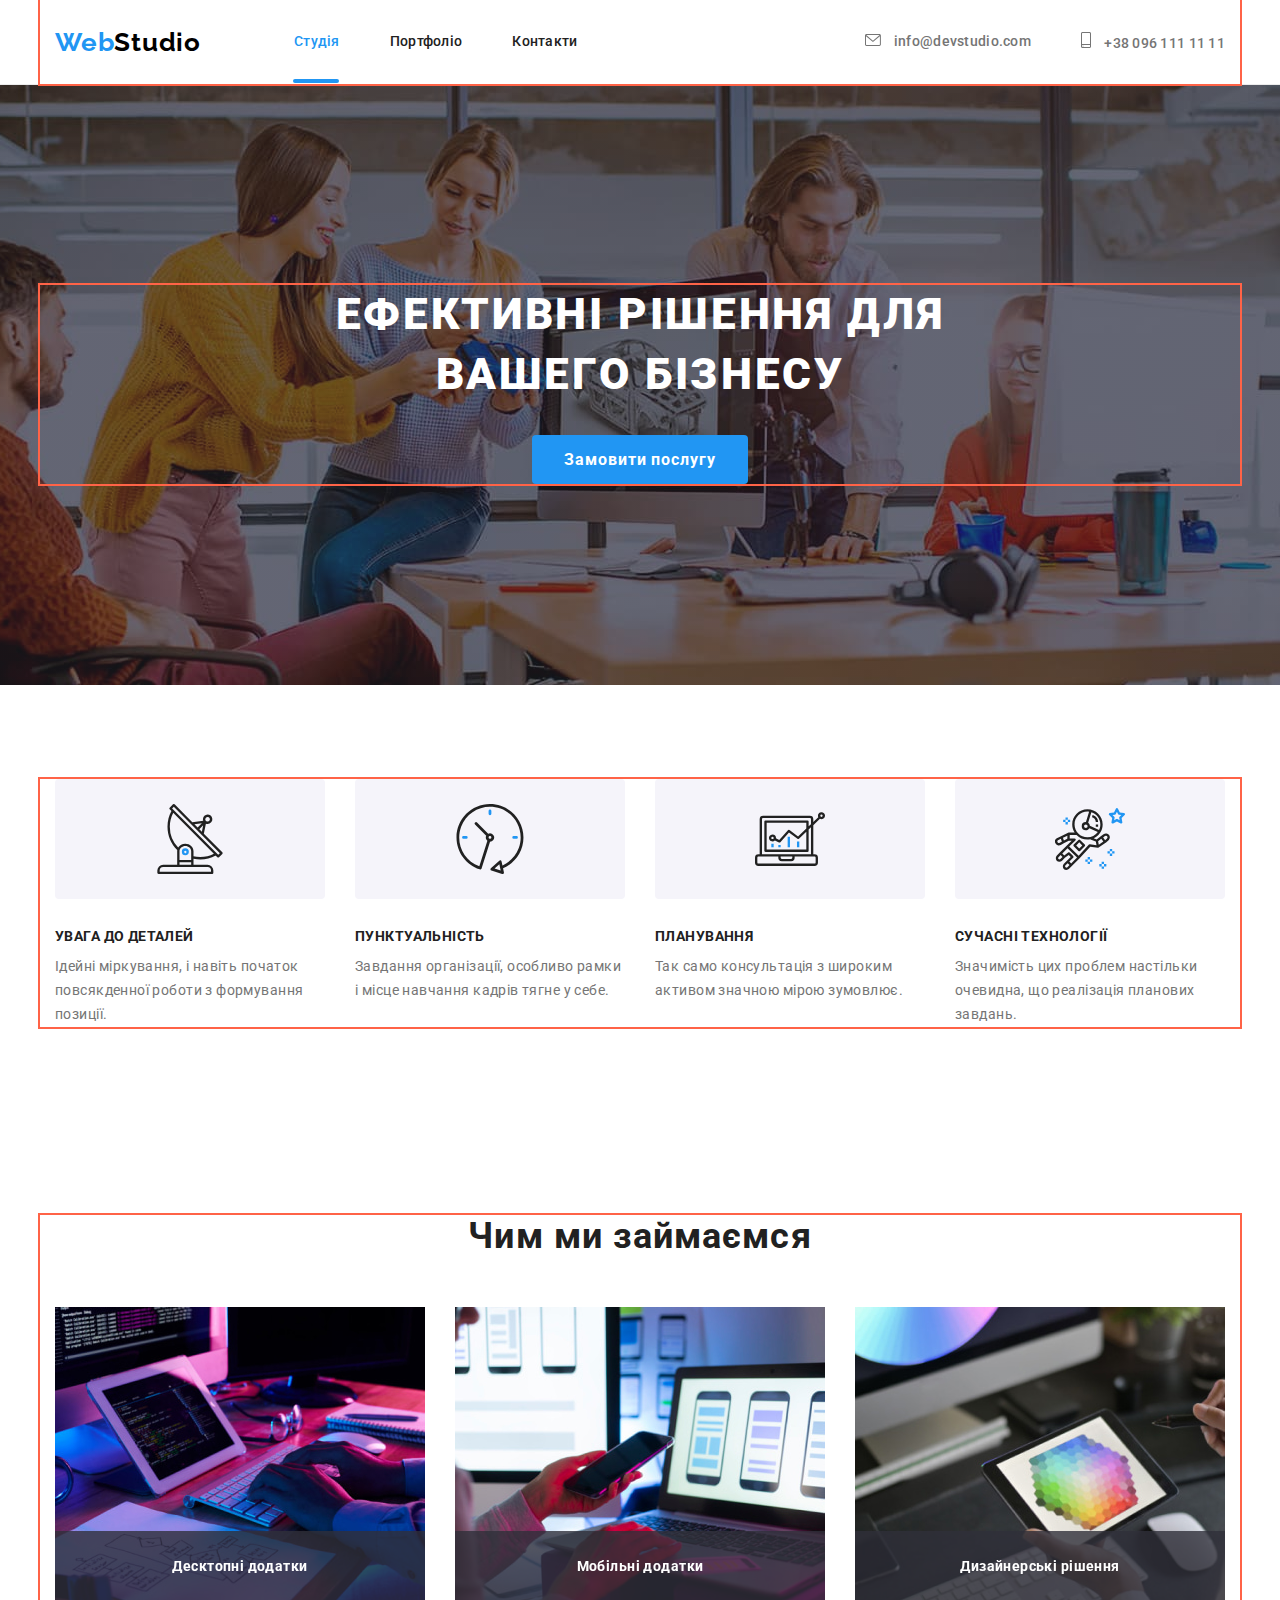
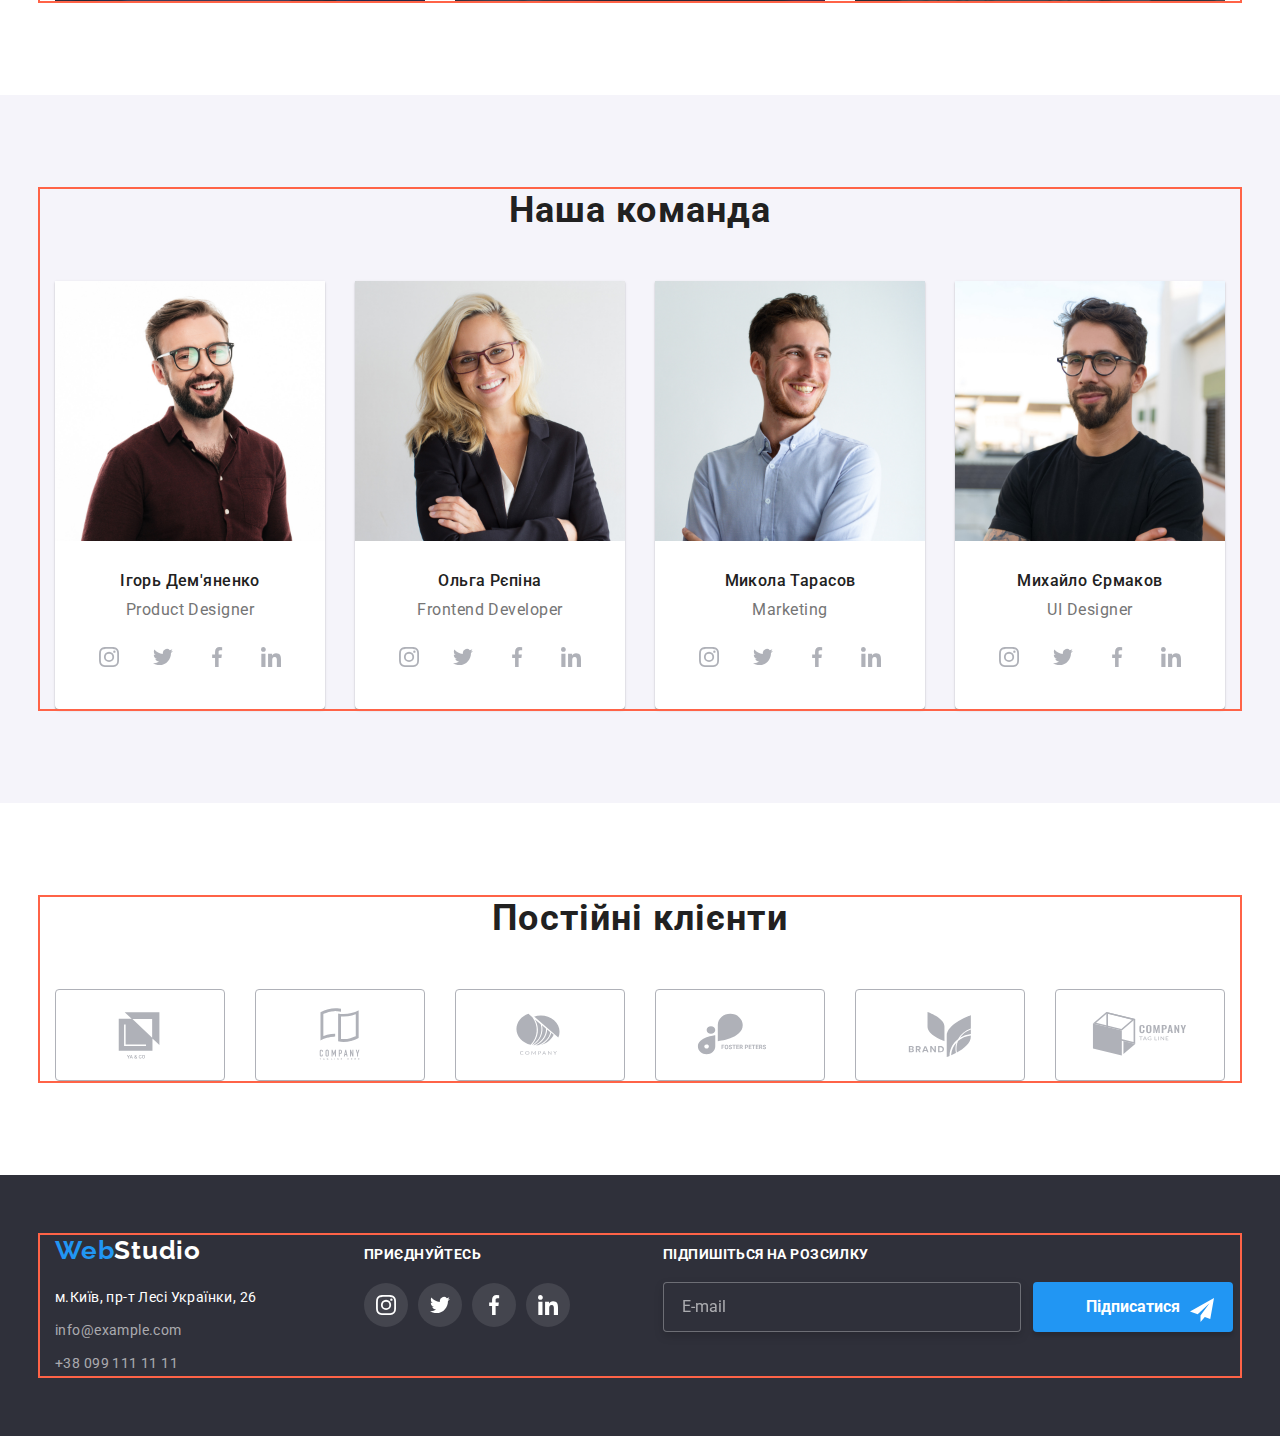
<file: index.html>
<!DOCTYPE html>
<html lang="uk">

<head>
    <meta charset="UTF-8">
    <meta http-equiv="X-UA-Compatible" content="IE=edge">
    <meta name="viewport" content="width=device-width, initial-scale=1.0">
    <title>Студія</title>
    <!--Основні шрифти-->
    <link rel="preconnect" href="https://fonts.googleapis.com">
    <link rel="preconnect" href="https://fonts.gstatic.com" crossorigin>
    <link
        href="https://fonts.googleapis.com/css2?family=Raleway:wght@700&family=Roboto:wght@400;500;700;900&display=swap"
        rel="stylesheet">
    <link rel="stylesheet"
        href="https://cdnjs.cloudflare.com/ajax/libs/modern-normalize/1.1.0/modern-normalize.min.css">
    <!--Основні стилі-->
    <link rel="stylesheet" href="./css/styles.css">
</head>

<body>
    <!--Навігація-->
    <header class="header">
        <div class="container header-container">
            <nav class="nav">
                <!-- <section class="nav-container"> -->
                <a href="/" class="logo">Web<span class="logo-light">Studio</span></a>
                <ul class="site-nav">
                    <li class="site-nav-item"><a class="current site-nav-link link" href="./index.html">Студія</a></li>
                    <li class="site-nav-item"><a class="site-nav-link link" href="./portfolio.html">Портфоліо</a></li>
                    <li class="site-nav-item"><a class="site-nav-link link" href="#">Контакти</a></li>
                </ul>
            </nav>
            <ul class="auth-nav">
                <li class="auth-nav-item">
                    <a class="auth-nav-link" href="mailto:info@example.com">
                        <svg aria-label="Іконка конверт" class="icon-mail" width="16" height="12">
                            <use href="./images/symbol-defs.svg#icon-envelopehoveropt"></use>
                        </svg>
                        info@devstudio.com</a>
                </li>
                <li class="auth-nav-item">
                    <a class="auth-nav-link" href="tel:+380991111111">
                        <svg aria-label="Іконка телефон" class="icon-tel" width="10" height="16">
                            <use href="./images/symbol-defs.svg#icon-smartphoneopt"></use>
                        </svg>
                        +38 096 111 11 11</a>
                </li>
            </ul>
        </div>
    </header>



    <main>
        <!--Герой-->
        <section class="hero">
            <div class="container hero-container">
                <h1 class="hero-title">Ефективні рішення для вашего бізнесу</h1>
                <!--Кнопка Замовити послугу-->
                <button class="hero-button" type="button" data-modal-open>Замовити послугу</button>
            </div>
        </section>

        <!--Секція переваг-->
        <section class="features section">
            <div class="container">
                <h2 hidden class="features-title">Переваги</h2>
                <ul class="features-list">
                    <li class="features-item icon-anten features-item--anten">
                        <div class="icon-features">
                            <svg aria-label="Іконка антена" class="icon-antenna" width="70" height="70">
                                <use href="./images/symbol-defs.svg#icon-antennaopt"></use>
                            </svg>
                        </div>
                        <h3 class="features-caption">Увага до деталей</h3>
                        <p class="features-text">Ідейні міркування, і навіть початок повсякденної роботи з формування
                            позиції.</p>
                    </li>
                    <li class="features-item icon-clock features-item--clock">
                        <div class="icon-features">
                            <svg aria-label="Іконка годинник" class="icon-clockopt" width="70" height="70">
                                <use href="./images/symbol-defs.svg#icon-clockopt"></use>
                            </svg>
                        </div>
                        <h3 class="features-caption">Пунктуальність</h3>
                        <p class="features-text">Завдання організації, особливо рамки і місце навчання кадрів тягне у
                            себе.</p>
                    </li>
                    <li class="features-item icon-diagram features-item--diagram">
                        <div class="icon-features">
                            <svg aria-label="Іконка діаграма" class="icon-diagramopt" width="70" height="70">
                                <use href="./images/symbol-defs.svg#icon-diagramopt"></use>
                            </svg>
                        </div>
                        <h3 class="features-caption">Планування</h3>
                        <p class="features-text">Так само консультація з широким активом значною мірою зумовлює.</p>
                    </li>
                    <li class="features-item icon-astornaut features-item--astornaut">
                        <div class="icon-features">
                            <svg aria-label="Іконка астронавт" class="icon-astronautopt" width="70" height="70">
                                <use href="./images/symbol-defs.svg#icon-astronautopt"></use>
                            </svg>
                        </div>
                        <h3 class="features-caption">Сучасні технології</h3>
                        <p class="features-text">Значимість цих проблем настільки очевидна, що реалізація планових
                            завдань.</p>
                    </li>
                </ul>
            </div>
        </section>

        <!--Секція Чим ми займаємся, три фото-->
        <section class="section job-section">
            <div class="container">
                <h2 class="job">Чим ми займаємся</h2>
                <ul class="job-img">
                    <li class="job-item">
                        <img src="./images/kod.jpg" alt="написання коду" width="370" height="294">
                        <p class="backdrop-job">Десктопні додатки</p>
                    </li>
                    <li class="job-item">
                        <img src="./images/adaptive.jpg" alt="адаптивна верстка" width="370" height="294">
                        <p class="backdrop-job">Мобільні додатки</p>
                    </li>
                    <li class="job-item">
                        <img src="./images/pixel.jpg" alt="оптимізація зображень" width="370" height="294">
                        <p class="backdrop-job">Дизайнерські рішення</p>
                    </li>
                </ul>
            </div>
        </section>
        <!--Секція а команда-->
        <section class="people section">
            <div class="container">
                <h2 class="people-title">Наша команда</h2>
                <ul class="people-list">
                    <li class="people-item">
                        <div class="card">
                            <img src="./images/photo1.jpg" alt="здесь мы хотели показать вам фото Игоря Демьяненко"
                                width="270" height="260">
                            <div class="fio-post">
                                <h3 class="fio">Ігорь Дем'яненко</h3>
                                <p class="post">Product Designer</p>
                                <ul class="social-list">
                                    <li class="social-list-item">
                                        <a href="" class="social-list-link">
                                            <svg aria-label="іконка інстаграму" class="social-list-icon" width="20"
                                                height="20">
                                                <use href="./images/symbol-defs.svg#icon-instaopt"></use>
                                            </svg>
                                        </a>
                                    </li>
                                    <li class="social-list-item">
                                        <a href="" class="social-list-link">
                                            <svg aria-label="іконка твітеру" class="social-list-icon" width="20"
                                                height="20">
                                                <use href="./images/symbol-defs.svg#icon-twitteropt"></use>
                                            </svg>
                                        </a>
                                    </li>
                                    <li class="social-list-item">
                                        <a href="" class="social-list-link">
                                            <svg aria-label="іконка фейсбуку" class="social-list-icon" width="20"
                                                height="20">
                                                <use href="./images/symbol-defs.svg#icon-facebookopt"></use>
                                            </svg>
                                        </a>
                                    </li>
                                    <li class="social-list-item">
                                        <a href="" class="social-list-link">
                                            <svg aria-label="іконка лінкедіну" class="social-list-icon" width="20"
                                                height="20">
                                                <use href="./images/symbol-defs.svg#icon-linkedinopt"></use>
                                            </svg>
                                        </a>
                                    </li>
                                </ul>
                            </div>
                        </div>
                    </li>
                    <li class="people-item">
                        <div class="card">
                            <img src="./images/photo2.jpg" alt="здесь мы хотели показать вам фото Ольги Репиной"
                                width="270" height="260">
                            <div class="fio-post">
                                <h3 class="fio">Ольга Рєпіна</h3>
                                <p class="post">Frontend Developer</p>
                                <ul class="social-list">
                                    <li class="social-list-item">
                                        <a href="" class="social-list-link">
                                            <svg aria-label="іконка інстаграму" class="social-list-icon" width="20"
                                                height="20">
                                                <use href="./images/symbol-defs.svg#icon-instaopt"></use>
                                            </svg>
                                        </a>
                                    </li>
                                    <li class="social-list-item">
                                        <a href="" class="social-list-link">
                                            <svg aria-label="іконка твітеру" class="social-list-icon" width="20"
                                                height="20">
                                                <use href="./images/symbol-defs.svg#icon-twitteropt"></use>
                                            </svg>
                                        </a>
                                    </li>
                                    <li class="social-list-item">
                                        <a href="" class="social-list-link">
                                            <svg aria-label="іконка фейсбуку" class="social-list-icon" width="20"
                                                height="20">
                                                <use href="./images/symbol-defs.svg#icon-facebookopt"></use>
                                            </svg>
                                        </a>
                                    </li>
                                    <li class="social-list-item">
                                        <a href="" class="social-list-link">
                                            <svg aria-label="іконка лінкедіну" class="social-list-icon" width="20"
                                                height="20">
                                                <use href="./images/symbol-defs.svg#icon-linkedinopt"></use>
                                            </svg>
                                        </a>
                                    </li>
                                </ul>
                            </div>
                        </div>
                    </li>
                    <li class="people-item">
                        <div class="card">
                            <img src="./images/photo3.jpg" alt="здесь мы хотели показать вам фото Николая Тарасова"
                                width="270" height="260">
                            <div class="fio-post">
                                <h3 class="fio">Микола Тарасов</h3>
                                <p class="post">Marketing</p>
                                <ul class="social-list">
                                    <li class="social-list-item">
                                        <a href="" class="social-list-link">
                                            <svg aria-label="іконка інстаграму" class="social-list-icon" width="20"
                                                height="20">
                                                <use href="./images/symbol-defs.svg#icon-instaopt"></use>
                                            </svg>
                                        </a>
                                    </li>
                                    <li class="social-list-item">
                                        <a href="" class="social-list-link">
                                            <svg aria-label="іконка твітеру" class="social-list-icon" width="20"
                                                height="20">
                                                <use href="./images/symbol-defs.svg#icon-twitteropt"></use>
                                            </svg>
                                        </a>
                                    </li>
                                    <li class="social-list-item">
                                        <a href="" class="social-list-link">
                                            <svg aria-label="іконка фейсбуку" class="social-list-icon" width="20"
                                                height="20">
                                                <use href="./images/symbol-defs.svg#icon-facebookopt"></use>
                                            </svg>
                                        </a>
                                    </li>
                                    <li class="social-list-item">
                                        <a href="" class="social-list-link">
                                            <svg aria-label="іконка лінкедіну" class="social-list-icon" width="20"
                                                height="20">
                                                <use href="./images/symbol-defs.svg#icon-linkedinopt"></use>
                                            </svg>
                                        </a>
                                    </li>
                                </ul>
                            </div>
                        </div>
                    </li>
                    <li class="people-item">
                        <div class="card">
                            <img src="./images/photo4.jpg" alt="здесь мы хотели показать вам фото Михаила Ермакова"
                                width="270" height="260">
                            <div class="fio-post">
                                <h3 class="fio">Михайло Єрмаков</h3>
                                <p class="post">UI Designer</p>
                                <ul class="social-list">
                                    <li class="social-list-item">
                                        <a href="" class="social-list-link">
                                            <svg aria-label="іконка інстаграму" class="social-list-icon" width="20"
                                                height="20">
                                                <use href="./images/symbol-defs.svg#icon-instaopt"></use>
                                            </svg>
                                        </a>
                                    </li>
                                    <li class="social-list-item">
                                        <a href="" class="social-list-link">
                                            <svg aria-label="іконка твітеру" class="social-list-icon" width="20"
                                                height="20">
                                                <use href="./images/symbol-defs.svg#icon-twitteropt"></use>
                                            </svg>
                                        </a>
                                    </li>
                                    <li class="social-list-item">
                                        <a href="" class="social-list-link">
                                            <svg aria-label="іконка фейсбуку" class="social-list-icon" width="20"
                                                height="20">
                                                <use href="./images/symbol-defs.svg#icon-facebookopt"></use>
                                            </svg>
                                        </a>
                                    </li>
                                    <li class="social-list-item">
                                        <a href="" class="social-list-link">
                                            <svg aria-label="іконка лінкедіну" class="social-list-icon" width="20"
                                                height="20">
                                                <use href="./images/symbol-defs.svg#icon-linkedinopt"></use>
                                            </svg>
                                        </a>
                                    </li>
                                </ul>
                            </div>
                        </div>
                    </li>
                </ul>
            </div>

        </section>
    </main>
    <!--Секція постійні клієнти-->
    <section class="section job-section">
        <div class="container">
            <h2 class="klient-title">Постійні клієнти</h2>
            <ul class="klient-list">
                <li class="logo-klient-item">
                    <a href="" class="logo-klient-item-link">
                        <svg aria-label="логотип клієнта" class="logo-klient-item-icon" width="106" height="60">
                            <use href="./images/symbol-defs.svg#icon-Logo1o"></use>
                        </svg>
                    </a>
                </li>
                <li class="social-list-item">
                    <a href="" class="logo-klient-item-link">
                        <svg aria-label="логотип клієнта" class="logo-klient-item-icon" width="106" height="60">
                            <use href="./images/symbol-defs.svg#icon-Logo2o"></use>
                        </svg>
                    </a>
                </li>
                <li class="social-list-item">
                    <a href="" class="logo-klient-item-link">
                        <svg aria-label="логотип клієнта" class="logo-klient-item-icon" width="106" height="60">
                            <use href="./images/symbol-defs.svg#icon-Logo3o"></use>
                        </svg>
                    </a>
                </li>
                <li class="social-list-item">
                    <a href="" class="logo-klient-item-link">
                        <svg aria-label="логотип клієнта" class="logo-klient-item-icon" width="106" height="60">
                            <use href="./images/symbol-defs.svg#icon-Logo4o"></use>
                        </svg>
                    </a>
                </li>
                <li class="social-list-item">
                    <a href="" class="logo-klient-item-link">
                        <svg aria-label="логотип клієнта" class="logo-klient-item-icon" width="106" height="60">
                            <use href="./images/symbol-defs.svg#icon-Logo5o"></use>
                        </svg>
                    </a>
                </li>
                <li class="social-list-item">
                    <a href="" class="logo-klient-item-link">
                        <svg aria-label="логотип клієнта" class="logo-klient-item-icon" width="106" height="60">
                            <use href="./images/symbol-defs.svg#icon-Logo6o"></use>
                        </svg>
                    </a>
                </li>
            </ul>
        </div>
    </section>
    <!--Секція Футер-->

    <footer class="footer">
        <div class="container footer-box">
            <div class="cont">
                <a href="/" class="logo footer-logo">Web<span class="logo-dark">Studio</span></a>
                <address>
                    <ul>
                        <li class="footer-cont"> <a class="footer-link footer-map"
                                href="https://www.google.com.ua/maps/place/%D0%B1%D1%83%D0%BB%D1%8C%D0%B2%D0%B0%D1%80+%D0%9B%D0%B5%D1%81%D1%96+%D0%A3%D0%BA%D1%80%D0%B0%D1%97%D0%BD%D0%BA%D0%B8,+26,+%D0%9A%D0%B8%D1%97%D0%B2,+02000/@50.4265841,30.5361971,17z/data=!4m5!3m4!1s0x40d4cf0e033ecbe9:0x57a4dffefec77da0!8m2!3d50.4265807!4d30.5383858">
                                м.Київ, пр-т Лесі Українки, 26</a> </li>
                        <li class="footer-cont"> <a class="footer-link footer-contact"
                                href="mailto:info@example.com">info@example.com</a> </li>
                        <li class="footer-cont"> <a class="footer-link footer-contact" href="tel:+380991111111">+38 099
                                111 11 11</a> </li>
                    </ul>
                </address>
            </div>
            <div class="join">
                <p class="title-join">Приєднуйтесь</p>
                <ul class="social-list">
                    <li class="social-list-item">
                        <a href="" class="footer-social-list-link">
                            <svg aria-label="іконка інстаграму" class="footer-social-list-icon" width="20" height="20">
                                <use href="./images/symbol-defs.svg#icon-instaopt"></use>
                            </svg>
                        </a>
                    </li>
                    <li class="social-list-item">
                        <a href="" class="footer-social-list-link">
                            <svg aria-label="іконка твітеру" class="footer-social-list-icon" width="20" height="20">
                                <use href="./images/symbol-defs.svg#icon-twitteropt"></use>
                            </svg>
                        </a>
                    </li>
                    <li class="social-list-item">
                        <a href="" class="footer-social-list-link">
                            <svg aria-label="іконка фейсбуку" class="footer-social-list-icon" width="20" height="20">
                                <use href="./images/symbol-defs.svg#icon-facebookopt"></use>
                            </svg>
                        </a>
                    </li>
                    <li class="social-list-item">
                        <a href="" class="footer-social-list-link">
                            <svg aria-label="іконка лінкедіну" class="footer-social-list-icon" width="20" height="20">
                                <use href="./images/symbol-defs.svg#icon-linkedinopt"></use>
                            </svg>
                        </a>
                    </li>
                </ul>
            </div>
            <div class="subscription"> 
                <form class="footer-form">
                    <p class="footer-subscription">Підпишіться на розсилку</p>
                    <div class="footer-form-subscription">
                    <input class="mail-subscription" type="email" name="mail" placeholder="E-mail">
                    <button type="submit" class="btn-tlg">Підписатися
                    <svg class="icon-tlg" width="24" height="24">
                        <use href="./images/symbol-defs.svg#icon-send" class="icon-send">
                        </use>
                    </svg>
                    </button>
                    </div>
                </form>
            </div>
        </div>
        

    </footer>
    <div class="backdrop is-hidden" data-modal>
        <div class="modal">
            <button type="button" class="modal-close-btn" data-modal-close>
                <svg class="modal-close-icon" width="11" height="11">
                    <use href="./images/symbol-defs.svg#icon-close"></use>
                </svg>
            </button>
            <p class="modal-form-title">Залиште свої дані, ми вам передзвонимо</p>
            <form class="modal-form">
                <div class="modal-form-bl"> 
                <label class="modal-form-field">
                    <span class="modal-form-desc modal-form-input-wrapper">Ім'я</span>
                    <input type="text" 
                        class="modal-form-input" 
                        required pattern="[a-zA-Zа-яА-ЯіІїЇ]+" 
                        name="user_name">
                    <svg aria-label="Іконка особи" class="icon-form" width="18" height="18">
                        <use href="./images/symbol-defs.svg#icon-person"></use>
                    </svg>
                    </label>
                    </div>
                    <div class="modal-form-bl">
                <label class="modal-form-field">
                    <span class="modal-form-desc">Телефон</span>
                    <input type="tel" 
                           class="modal-form-input" 
                           required pattern="[0-9]{3}-[0-9]{3}-[0-9]{2}-[0-9]{2}"
                           title="xxx-xxx-xx-xx" 
                           name="user_phone">
                    <svg aria-label="Іконка телефону" class="icon-form" width="18" height="18">
                        <use href="./images/symbol-defs.svg#icon-phone"></use>
                    </svg>
                    </label>
                    </div>
                    <div class="modal-form-bl">
                <label class="modal-form-field">
                    <span class="modal-form-desc">Пошта</span>
                    <input type="text" 
                    class="modal-form-input"
                    name="user_email">
                    <svg aria-label="Іконка конверт" class="icon-form" width="18" height="18">
                        <use href="./images/symbol-defs.svg#icon-email"></use>
                    </svg>
                    </label>
                    </div>
                    <div class="modal-form-bl">
                <label class="modal-form-field modal-text">
                    <span class="modal-form-desc">Коментар</span>
                    <textarea name="user_messege" placeholder="Введіть текст" class="modal-form-message"></textarea>
                </label>
                    </div>
                <label class="modal-form-check-field">
                    <svg aria-label="Іконка згоди" class="icon-form-check" width="16" height="18">
                        <use class="modal-form-own-checkbox-icon" href="./images/symbol-defs.svg#icon-check"></use>
                        <use class="modal-form-own-uncheckbox-icon" href="./images/symbol-defs.svg#icon-uncheck"></use>
                    </svg>
                    <input type="checkbox" name="user_policy" class="modal-form-check check-hidden check_input" required>
                    Погоджуюся з розсилкою та приймаю &nbsp;<a href="" class="check-doc">Умови договору</a>
                    
                </label>
            
                <button type="submit" class="modal-form-submit">Відправити</button>
            </form>
        </div>
    </div>
    <script src="./js/modal.js"></script>
</body>

</html>
</file>
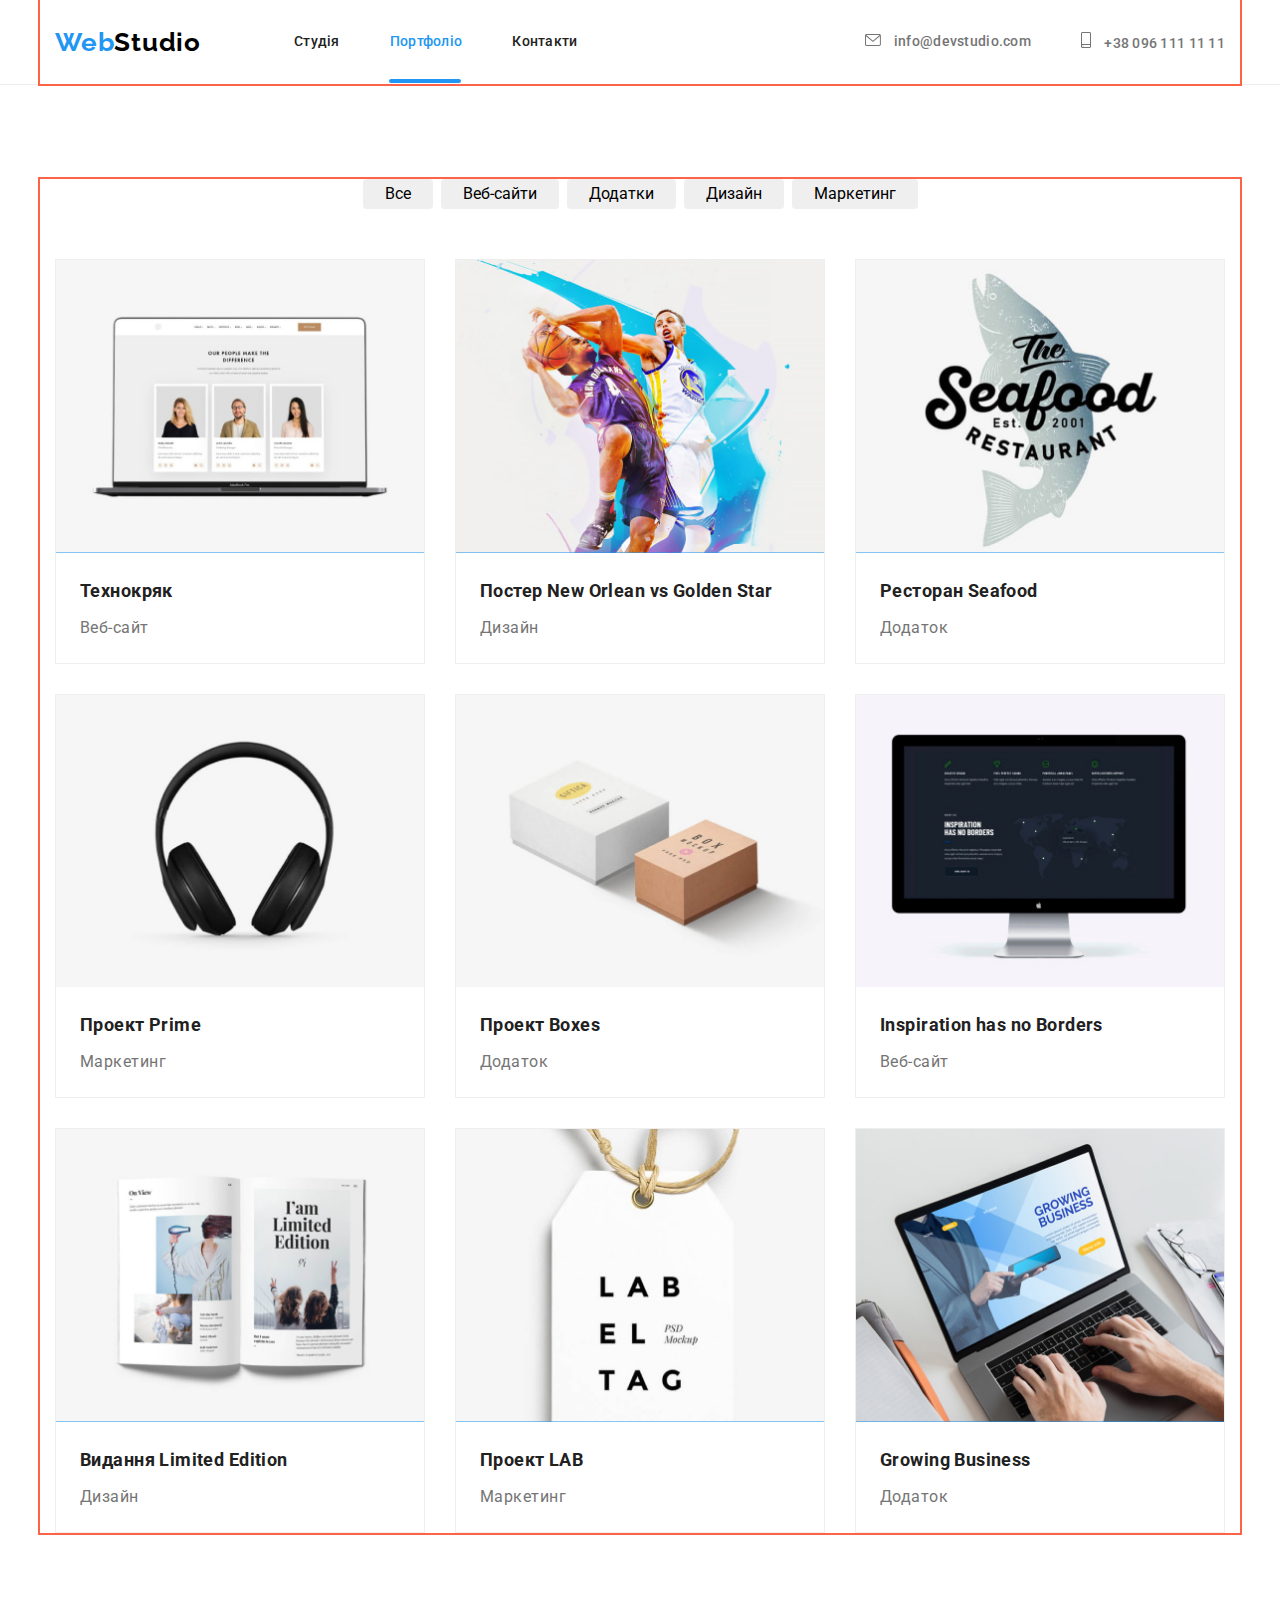
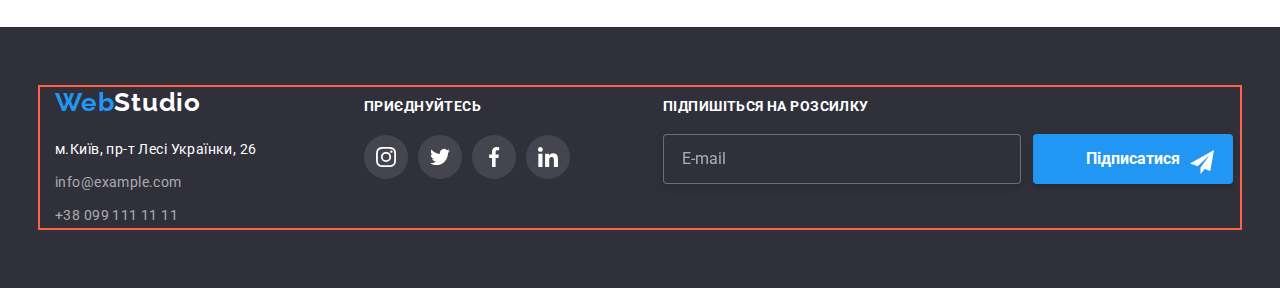
<file: portfolio.html>
<!DOCTYPE html>
<html lang="uk">

<head>
    <meta charset="UTF-8">
    <meta http-equiv="X-UA-Compatible" content="IE=edge">
    <meta name="viewport" content="width=device-width, initial-scale=1.0">
    <title>Портфоліо</title>
    <!--Основні шрифти-->
    <link rel="preconnect" href="https://fonts.googleapis.com">
    <link rel="preconnect" href="https://fonts.gstatic.com" crossorigin>
    <link
        href="https://fonts.googleapis.com/css2?family=Raleway:wght@700&family=Roboto:wght@400;500;700;900&display=swap"
        rel="stylesheet">
    <link rel="stylesheet"
        href="https://cdnjs.cloudflare.com/ajax/libs/modern-normalize/1.1.0/modern-normalize.min.css">
    <!--Основні стилі-->
    <link rel="stylesheet" href="./css/styles.css">
</head>

<body>
    <header class="header">
        <div class="container header-container">
            <nav class="nav">
                <!-- <section class="nav-container"> -->
                <a href="/" class="logo">Web<span class="logo-light">Studio</span></a>
                <ul class="site-nav">
                    <li class="site-nav-item"><a class="site-nav-link link" href="./index.html">Студія</a></li>
                    <li class="site-nav-item"><a class="current site-nav-link link"
                            href="./portfolio.html">Портфоліо</a></li>
                    <li class="site-nav-item"><a class="site-nav-link link" href="">Контакти</a></li>
                </ul>
            </nav>
            <ul class="auth-nav">
                <li class="auth-nav-item">
                    <a class="auth-nav-link" href="mailto:info@example.com">
                        <svg aria-label="Іконка конверт" class="icon-mail" width="16" height="12">
                            <use href="./images/symbol-defs.svg#icon-envelopehoveropt"></use>
                        </svg>
                        info@devstudio.com</a>
                </li>
                <li class="auth-nav-item">
                    <a class="auth-nav-link" href="tel:+380991111111">
                        <svg aria-label="Іконка телефон" class="icon-tel" width="10" height="16">
                            <use href="./images/symbol-defs.svg#icon-smartphoneopt"></use>
                        </svg>
                        +38 096 111 11 11</a>
                </li>
            </ul>
        </div>
    </header>
    <main>

        <!--Секція фільтрів-->
        <section class="section">
            <div class="container">
                <h1 hidden>Фільтр</h1>
                <ul class="filtr">
                    <li class="filtr-item"><button class="btn" type="button">Все</button></li>
                    <li class="filtr-item"><button class="btn" type="button">Веб-сайти</button></li>
                    <li class="filtr-item"><button class="btn" type="button">Додатки</button></li>
                    <li class="filtr-item"><button class="btn" type="button">Дизайн</button></li>
                    <li class="filtr-item"><button class="btn" type="button">Маркетинг</button></li>
                </ul>

                <ul class="portfolio">
                    <li class="portfolio-item">
                        <a href="" class="item-overlay">
                            <div class="item-overlay-img">
                        <img class="" src="./images/tehnokriak.jpg"
                            alt="здесь мы хотели показать вам как выглядит сайт Технокряка на мониторе" width="370"
                            height="294">
                            <p class="overlay">Ресурс пропонує комплексні пропозиції з різним рівнем функціоналу та сервісів. Все це дозволить відвідувачу отримати
                            вичерпні відомості про компанію чи приватну особу.
                            </p>
                            </div>
                        <div class="portfolio-name-tipe">
                            <h2 class="portfolio-name">Технокряк</h2>
                            <p class="portfolio-tipe">Веб-сайт</p>
                        </div>
                    </a>
                    </li>
                    <li class="portfolio-item">
                        <a href="" class="item-overlay">
                            <div class="item-overlay-img">
                        <img class="" src="./images/orlean.jpg"
                            alt="здесь мы хотели показать вам дизайн постера New Orlean vs Golden Star" width="370"
                            height="294">
                            <p class="overlay">Ресурс пропонує комплексні пропозиції з різним рівнем функціоналу та сервісів. Все це дозволить
                                відвідувачу отримати
                                вичерпні відомості про компанію чи приватну особу.
                            </p>
                            </div>
                        <div class="portfolio-name-tipe">
                            <h2 class="portfolio-name">Постер New Orlean vs Golden Star</h2>
                            <p class="portfolio-tipe">Дизайн</p>
                        </div>
                    </a>
                    </li>
                    <li class="portfolio-item">
                        <a href="" class="item-overlay">
                            <div class="item-overlay-img">
                        <img class="" src="./images/seafood.jpg"
                            alt="здесь мы хотели показать вам иконку приложения ресторана Seafood" width="370"
                            height="294">
                            <p class="overlay">Ресурс пропонує комплексні пропозиції з різним рівнем функціоналу та сервісів. Все це дозволить
                                відвідувачу отримати
                                вичерпні відомості про компанію чи приватну особу.
                            </p>
                            </div>
                        <div class="portfolio-name-tipe">
                            <h2 class="portfolio-name">Ресторан Seafood</h2>
                            <p class="portfolio-tipe">Додаток</p>
                        </div>
                    </a>
                    </li>
                    <li class="portfolio-item">
                        <a href="" class="item-overlay">
                            <div class="item-overlay-img">
                        <img class="" src="./images/prime.jpg" alt="тут изображены наушники" width="370" height="294">
                        <p class="overlay">Ресурс пропонує комплексні пропозиції з різним рівнем функціоналу та сервісів. Все це дозволить
                            відвідувачу отримати
                            вичерпні відомості про компанію чи приватну особу.
                        </p>
                        </div>
                        <div class="portfolio-name-tipe">
                            <h2 class="portfolio-name">Проект Prime</h2>
                            <p class="portfolio-tipe">Маркетинг</p>
                        </div>
                    </a>
                    </li>
                    <li class="portfolio-item">
                        <a href="" class="item-overlay">
                            <div class="item-overlay-img">
                        <img class="" src="./images/boxes.jpg" alt="на картинке изображение двух коробок" width="370"
                            height="294">
                            <p class="overlay">Ресурс пропонує комплексні пропозиції з різним рівнем функціоналу та сервісів. Все це дозволить
                                відвідувачу отримати
                                вичерпні відомості про компанію чи приватну особу.
                            </p>
                            </div>
                        <div class="portfolio-name-tipe">
                            <h2 class="portfolio-name">Проект Boxes</h2>
                            <p class="portfolio-tipe">Додаток</p>
                        </div>
                    </a>
                    </li>
                    <li class="portfolio-item">
                        <a href="" class="item-overlay">
                            <div class="item-overlay-img">
                        <img class="" src="./images/inspiration.jpg"
                            alt="здесь мы хотели показать вам как выглядит сайт Inspiration has no Borders " width="370"
                            height="294">
                            <p class="overlay">Ресурс пропонує комплексні пропозиції з різним рівнем функціоналу та сервісів. Все це дозволить
                                відвідувачу отримати
                                вичерпні відомості про компанію чи приватну особу.
                            </p>
                            </div>
                        <div class="portfolio-name-tipe">
                            <h2 class="portfolio-name">Inspiration has no Borders</h2>
                            <p class="portfolio-tipe">Веб-сайт</p>
                        </div>
                    </a>
                    </li>
                    <li class="portfolio-item">
                        <a href="" class="item-overlay">
                            <div class="item-overlay-img">
                        <img class="" src="./images/edition.jpg"
                            alt="здесь мы хотели показать вам как выглядит дизайн разворота издания Limited Edition"
                            width="370" height="294">
                            <p class="overlay">Ресурс пропонує комплексні пропозиції з різним рівнем функціоналу та сервісів. Все це дозволить
                                відвідувачу отримати
                                вичерпні відомості про компанію чи приватну особу.
                            </p>
                            </div>
                        <div class="portfolio-name-tipe">
                            <h2 class="portfolio-name">Видання Limited Edition</h2>
                            <p class="portfolio-tipe">Дизайн</p>
                        </div>
                    </a>
                    </li>
                    <li class="portfolio-item">
                        <a href="" class="item-overlay">
                            <div class="item-overlay-img">
                        <img class="" src="./images/lab.jpg" alt="здесь мы хотели показать вам бирку проекта LAB"
                            width="370" height="294">
                            <p class="overlay">Ресурс пропонує комплексні пропозиції з різним рівнем функціоналу та сервісів. Все це дозволить
                                відвідувачу отримати
                                вичерпні відомості про компанію чи приватну особу.
                            </p>
                            </div>
                        <div class="portfolio-name-tipe">
                            <h2 class="portfolio-name">Проект LAB</h2>
                            <p class="portfolio-tipe">Маркетинг</p>
                        </div>
                    </a>
                    </li>
                    <li class="portfolio-item">
                        <a href="" class="item-overlay">
                            <div class="item-overlay-img">
                        <img class="" src="./images/business.jpg"
                            alt="здесь мы хотели показать вам как выглядит приложение Growing Business на мониторе ноутбука"
                            width="370" height="294">
                            <p class="overlay">Ресурс пропонує комплексні пропозиції з різним рівнем функціоналу та сервісів. Все це дозволить
                                відвідувачу отримати
                                вичерпні відомості про компанію чи приватну особу.
                            </p>
                            </div>
                        <div class="portfolio-name-tipe">
                            <h2 class="portfolio-name">Growing Business</h2>
                            <p class="portfolio-tipe">Додаток</p>
                        </div>
                    </a>
                    </li>
                </ul>
            </div>
        </section>
    </main>

    <!--Секція Футер-->
    <footer class="footer">
        <div class="container footer-box">
            <div class="cont">
                <a href="/" class="logo footer-logo">Web<span class="logo-dark">Studio</span></a>
                <address>
                    <ul>
                        <li class="footer-cont"> <a class="footer-link footer-map"
                                href="https://www.google.com.ua/maps/place/%D0%B1%D1%83%D0%BB%D1%8C%D0%B2%D0%B0%D1%80+%D0%9B%D0%B5%D1%81%D1%96+%D0%A3%D0%BA%D1%80%D0%B0%D1%97%D0%BD%D0%BA%D0%B8,+26,+%D0%9A%D0%B8%D1%97%D0%B2,+02000/@50.4265841,30.5361971,17z/data=!4m5!3m4!1s0x40d4cf0e033ecbe9:0x57a4dffefec77da0!8m2!3d50.4265807!4d30.5383858">
                                м.Київ, пр-т Лесі Українки, 26</a> </li>
                        <li class="footer-cont"> <a class="footer-link footer-contact"
                                href="mailto:info@example.com">info@example.com</a> </li>
                        <li class="footer-cont"> <a class="footer-link footer-contact" href="tel:+380991111111">+38 099
                                111
                                11 11</a> </li>
                    </ul>
                </address>
            </div>
            <div class="join">
                <p class="title-join">Приєднуйтесь</p>
                <ul class="social-list">
                    <li class="social-list-item">
                        <a href="" class="footer-social-list-link">
                            <svg aria-label="іконка інстаграму" class="footer-social-list-icon" width="20" height="20">
                                <use href="./images/symbol-defs.svg#icon-instaopt"></use>
                            </svg>
                        </a>
                    </li>
                    <li class="social-list-item">
                        <a href="" class="footer-social-list-link">
                            <svg aria-label="іконка твітеру" class="footer-social-list-icon" width="20" height="20">
                                <use href="./images/symbol-defs.svg#icon-twitteropt"></use>
                            </svg>
                        </a>
                    </li>
                    <li class="social-list-item">
                        <a href="" class="footer-social-list-link">
                            <svg aria-label="іконка фейсбуку" class="footer-social-list-icon" width="20" height="20">
                                <use href="./images/symbol-defs.svg#icon-facebookopt"></use>
                            </svg>
                        </a>
                    </li>
                    <li class="social-list-item">
                        <a href="" class="footer-social-list-link">
                            <svg aria-label="іконка лінкедіну" class="footer-social-list-icon" width="20" height="20">
                                <use href="./images/symbol-defs.svg#icon-linkedinopt"></use>
                            </svg>
                        </a>
                    </li>
                </ul>

            </div>
            <div class="subscription">
                <form class="footer-form">
                    <p class="footer-subscription">Підпишіться на розсилку</p>
                    <div class="footer-form-subscription">
                        <input class="mail-subscription" type="email" name="mail" placeholder="E-mail">
                        <button type="submit" class="btn-tlg">Підписатися
                            <svg class="icon-tlg" width="24" height="24">
                                <use href="./images/symbol-defs.svg#icon-send" class="icon-send">
                                </use>
                            </svg>
                        </button>
                    </div>
                </form>
            </div>
        </div>

    </footer>

</body>

</html>
</file>
<file: css/styles.css>
/*font-family: "Raleway", sans-serif;
font-family: "Roboto", sans-serif;*/

/*#FFFFFF фон навігації
#F5F4FA фон під командою
#2F303A темний герой
#2196f3 голубий акцент тексту
#212121 заголовки
#757575 текст
 #000000 лого*/

:root {
  /*Основные шрифты*/
  --main-font: Roboto, sans-serif;
  --secondary-font: Raleway, sans-serif;

  /*Светлая тема текста*/
  --accent-txt-cl: #2196f3;
  --primary-light-cl: #212121;
  --secondary-light-cl: #757575;
  --logo-light-cl: #000000;

  /*Темная тема текста*/
  --primary-dark-cl: #ffffff;
  --secondary-dark-cl: rgba(255, 255, 255, 0.6);

  /*Светлая тема фона*/
  --primary-light-bg: #f5f4fa;
  --nav-bg: #ffffff;

  /*Темная тема фона*/
  --secondary-dark-bg: #2f303a;

  /*Зміни кольору та переходу при ховер фокус*/
  --transition: 250ms cubic-bezier(0.4, 0, 0.2, 1);

}

body {
  font-family: var(--main-font);
  font-size: 14px;
  line-height: 1.71;
  letter-spacing: 0.03em;
  color: var(--secondary-light-cl);
  background-color: var(--primary-dark-cl);
}

/* відмінити точки в списках */
ul {
  padding: 0;
  margin: 0;
  list-style: none;
}

h1,
h2,
h3,
p {
  margin: 0;
}

/* логотип */
.logo {
  text-decoration: none;
  font-family: var(--secondary-font);
  font-weight: 700;
  font-size: 26px;
  line-height: 1.19;
  letter-spacing: 0.03em;
  color: var(--accent-txt-cl);
  padding-top: 24px;
  padding-bottom: 24px;
  margin-right: 93px;
}

span.logo-light {
  color: var(--logo-light-cl);
}

header {
  border-bottom: 1px solid #ececec;

}

.section {
  padding-top: 94px;
  padding-bottom: 94px;
}

.container {
  margin-right: auto;
  margin-left: auto;
  width: 1200px;
  padding-left: 15px;
  padding-right: 15px;
  outline: 2px solid tomato;
}

.link {
  text-decoration: none;
}

.nav {
  background-color: var(--nav-bg);
  display: flex;
  align-items: center;

}

.header-container {
  display: flex;
}

.site-nav {
  display: flex;

}

.auth-nav {
  display: flex;
  margin-left: auto;
  justify-content: center;
}


.site-nav-link {
  text-decoration: none;
  font-family: var(--main-font);
  font-weight: 500;
  font-size: 14px;
  line-height: 1.14;
  letter-spacing: 0.02em;
  color: var(--primary-light-cl);
  padding-top: 32px;
  padding-bottom: 32px;
  display: block;
  transition: color var(--transition);
}

.current::after {
  position: absolute;
  content: "";
  display: block;
  width: 100%;
  height: 4px;
  left: 0;
  bottom: 0;
  background: var(--accent-txt-cl);
  border-radius: 2px;
  margin: -1px;
}

.site-nav-item {
  margin-right: 50px;
  position: relative;
}

.site-nav-item:last-child {
  margin-right: 0;
}

.auth-nav-link {
  text-decoration: none;
  font-family: var(--main-font);
  font-weight: 500;
  font-size: 14px;
  line-height: 1.14;
  letter-spacing: 0.02em;
  color: var(--secondary-light-cl);
  display: block;
  padding-top: 32px;
  padding-bottom: 32px;
  transition: color var(--transition);
}


.auth-nav-item {
  margin-right: 50px;
  display: flex;
  align-items: center;
  column-gap: 10px;
}

.auth-nav-item:last-child {
  margin-right: 0;
}

.site-nav-link:hover,
.site-nav-link:focus {
  color: var(--accent-txt-cl);
}

.current {
  color: var(--accent-txt-cl);
}

.auth-nav-link:hover,
.auth-nav-link:focus {
  color: var(--accent-txt-cl);
}

.auth-nav-item:hover,
.auth-nav-item:focus {
  color: var(--accent-txt-cl);
}

.auth-nav-link:hover,
.auth-nav-link:focus {
  color: var(--accent-txt-cl);
}

.icon-mail,
.icon-tel {
  fill: currentColor;
  margin-right: 10px;
}

main {
  background-color: var(--secondary-light-bg);
}

.hero {
  background-color: var(--secondary-dark-bg);
  text-align: center;
  padding-top: 200px;
  padding-bottom: 200px;
  background-color: #C4C4C4;

  background-image:
    linear-gradient(to right,
      rgba(47, 48, 58, 0.4),
      rgba(47, 48, 58, 0.4)),
    url("../images/overlay.jpg");
  content: '';
  max-width: 1600px;
  height: 600px;
  /*background-repeat: no-repeat; при cover не потрібний*/
  background-position: center;
  background-size: cover;
  margin-left: auto;
  margin-right: auto;
}

.hero-title {
  width: 696px;
  margin-left: auto;
  margin-right: auto;
}

.hero-title {
  margin-top: 0;
  margin-bottom: 0;
  font-family: var(--main-font);
  color: var(--primary-dark-cl);
  font-weight: 900;
  font-size: 44px;
  line-height: 1.36;
  letter-spacing: 0.06em;
  text-transform: uppercase;
  margin-bottom: 30px;
}

.button {
  cursor: pointer;
  border-radius: 4px;
  padding: 10px 32px;

  margin-right: auto;
  margin-left: auto;
}

.button {
  font-family: var(--main-font);
  font-weight: 700;
  font-size: 16px;
  line-height: 1.86;
  letter-spacing: 0.06em;
  color: var(--primary-dark-cl);
  background-color: var(--accent-txt-cl);
  transition: background-color var(--transition);

}

.hero-button:focus,
.hero-button:hover {
  background-color: #188CE8;
}

/* Кнопка героя */
.hero-button {
  font-family: var(--main-font);
  font-weight: 700;
  font-size: 16px;
  line-height: 1.86;
  letter-spacing: 0.06em;
  color: var(--primary-dark-cl);
  background-color: var(--accent-txt-cl);
  display: block;
  cursor: pointer;
  border-radius: 4px;
  border: none;
  padding: 10px 32px;
  text-align: center;
  margin-right: auto;
  margin-left: auto;
  transition: var(--transition);
}

/* контент */

.features-caption {
  font-family: var(--main-font);
  font-weight: 700;
  font-size: 14px;
  line-height: 1.14;
  letter-spacing: 0.03em;
  text-transform: uppercase;
  color: var(--primary-light-cl);
  margin-bottom: 10px;
}

.features-text {
  font-family: var(--main-font);
  color: var(--second-text-color);
  font-size: 14px;
  line-height: 1.71;
  letter-spacing: 0.03em;
}

.features-list {
  display: flex;
  margin-right: 30px;
  justify-content: center;
}

.features-list:last-child {
  margin-right: 0;
}

.features-item {
  margin-right: 30px;
  flex-basis: calc((100%-60px) / 4);
}

.features-item:last-child {
  margin-right: 0;
}

/*.features-item::before {
  content: '';
  display: block;
  height: 120px;
  background-size: contain;
  background-repeat: no-repeat;
  background-position: center;
  background-color: var(--primary-light-bg);
}*/
.icon-features {
  display: flex;
  align-items: center;
  justify-content: center;
  width: 270px;
  height: 120px;
  background: var(--primary-light-bg);
  border-radius: 4px;
  margin-bottom: 30px;
}

.job {
  font-family: var(--main-font);
  font-weight: 700;
  font-size: 36px;
  line-height: 1.17;
  letter-spacing: 0.03em;
  color: var(--primary-light-cl);
  margin-bottom: 50px;
  text-align: center;
}

.job-item {
  margin-right: 30px;
  flex-basis: calc((100% / 3)-60px);
  position: relative;
}

.job-item:last-child {
  margin-right: 0;
}

.job-img {
  display: flex;

}

.backdrop-job {
  position: absolute;
  bottom: 0;
  left: 0;
  z-index: 100;
  width: 100%;
  height: 70px;
  background-color: rgba(47, 48, 58, 0.8);
  font-family: var(--main-font);
  font-weight: 700;
  font-size: 14px;
  line-height: 1.17;
  color: var(--primary-dark-cl);
  text-align: center;
  padding: 27px 0px;
}

img {
  display: block;
  max-width: 100%;
  height: auto;
}

/* .job-img:not(:last-child) { 
  margin-right: 30px;
}*/
.people {
  background-color: var(--primary-light-bg);
}

.people-item {
  background-color: var(--primary-dark-cl);
  width: 270px;
  margin-right: 30px;
}

.people-item:last-child {
  margin-right: 0;
}

.people-title {
  font-family: var(--main-font);
  font-weight: 700;
  font-size: 36px;
  line-height: 1.17;
  letter-spacing: 0.03em;
  color: var(--primary-light-cl);

  text-align: center;
  margin-bottom: 50px;
}

.people-list {
  display: flex;
  text-align: center;

}

.fio {
  font-family: var(--main-font);
  font-weight: 500;
  font-size: 16px;
  line-height: 1.19;
  color: var(--primary-light-cl);
  margin-bottom: 10px;
}

.post {
  font-family: var(--main-font);
  font-size: 16px;
  line-height: 1.19;
  letter-spacing: 0.03em;
  color: var(--second-text-color);
  margin-bottom: 16px;
}

.fio-post {
  padding-top: 30px;
  padding-bottom: 30px;


}

.card {
  box-shadow: 0px 1px 3px rgba(0, 0, 0, 0.12), 0px 1px 1px rgba(0, 0, 0, 0.14), 0px 2px 1px rgba(0, 0, 0, 0.2);
  border-radius: 0px 0px 4px 4px;
}

.social-list-icon {
  fill: #AFB1B8;
  transition: fill var(--transition);
}

.social-list {
  display: flex;
  justify-content: center;
  column-gap: 10px;
}

.social-list-link {
  display: flex;
  align-items: center;
  justify-content: center;
  width: 44px;
  height: 44px;
  border-radius: 50%;
  background-color: #FFFFFF;
  transition: background-color var(--transition);
}

.social-list-link:hover .social-list-icon,
.social-list-link:focus .social-list-icon {
  fill: var(--primary-dark-cl);
}

.social-list-link:hover,
.social-list-link:focus {
  background-color: var(--accent-txt-cl);
}

/* сторінка портфоліо */

.filtr {
  display: flex;
  justify-content: center;
  margin-bottom: 50px;

}

.btn:focus,
.btn:hover {
  background-color: var(--accent-txt-cl);
  color: var(--primary-dark-cl);
  border-radius: 4px;
}

.btn {
  cursor: pointer;
  /*box-shadow: 0px 3px 1px rgba(0, 0, 0, 0.1), 0px 1px 2px rgba(0, 0, 0, 0.08),
    0px 2px 2px rgba(0, 0, 0, 0.12);*/
  border-radius: 4px;
  border: none;
  padding: 6px 22px;
  text-align: center;
  display: inline-block;
  transition: background-color var(--transition), color var(--transition);
}

.filtr-item {
  font-family: var(--main-font);
  font-weight: 500;
  font-size: 16px;
  line-height: 1.63;
  letter-spacing: 0.03em;
  color: var(--primary-light-cl);
  margin-right: 8px;
}

.filtr-item:last-child {
  margin-right: 0;
}

.portfolio {
  display: flex;
  flex-wrap: wrap;
  
}

.portfolio-name {
  font-family: var(--main-font);
  font-weight: 700;
  font-size: 18px;
  line-height: 2;
  color: var(--primary-light-cl);
  margin-bottom: 4px;
}

.portfolio-item {
  
  width: 370px;
  background: var(--primary-dark-cl);
  border: 1px solid #eeeeee;
  box-sizing: border-box;
  margin-right: 30px;
  transition: color var(--transition);
}

.portfolio-item:nth-last-child(-n + 6) {
  margin-top: 30px;
}

.portfolio-item:nth-child(3n) {
  margin-right: 0;
}

.portfolio-item:hover,
.portfolio-item:focus {
  box-shadow: 0px 1px 1px rgba(0, 0, 0, 0.12), 0px 4px 4px rgba(0, 0, 0, 0.06), 1px 4px 6px rgba(0, 0, 0, 0.16);
}

.portfolio-tipe {
  font-family: var(--main-font);
  font-size: 16px;
  line-height: 1.88;
  letter-spacing: 0.03em;
  color: var(--secondary-light-cl);
}

.portfolio-name-tipe {

  padding: 20px 24px;
  border-right: 24px;
  border-bottom: 20px;
  border-left: 24px;
}

/*оверлей над карткою.*/

.overlay {
  position: absolute;
  top: 0;
  left: 0;
  font-weight: 400;
  font-size: 18;
  background-color: rgba(33, 150, 243, 0.9);
  color: var(--primary-dark-cl);
  padding: 63px 24px;
  line-height: 1.56;
  height: 100%;
  width: 100%;
  overflow: auto;
  transform: translateY(100%);
  transition: var(--transition);
}
.item-overlay {
  text-decoration: none;
}

.item-overlay-img {
  position: relative;
  overflow: hidden;
  text-decoration: none;
}

.item-overlay:hover .overlay,
.item-overlay:focus .overlay {
  transform: translate(0%);
}

.portfolio-item:hover .overlay {
  transform: translateY(0);
}


/* постійні клієнти */
.klient-list {
  display: flex;
  justify-content: center;
  column-gap: 30px;

}

.logo-klient-item-link {
  display: flex;
  align-items: center;
  justify-content: center;
  width: 170px;
  height: 92px;
  border-radius: 4px;
  border: 1px solid #AFB1B8;
  color: #AFB1B8;
  fill: currentColor;
  transition: border var(--transition), color var(--transition);

}

.logo-klient-item-link:hover,
.logo-klient-item-link:focus {
  border: 1px solid var(--accent-txt-cl);
  color: var(--accent-txt-cl);
}

.klient-title {
  font-family: var(--main-font);
  font-weight: 700;
  font-size: 36px;
  line-height: 1.17;
  letter-spacing: 0.03em;
  color: var(--primary-light-cl);

  text-align: center;
  margin-bottom: 50px;
}

/* стилизация подвала */

address {
  font-style: normal;
}

.footer-logo {
  margin-bottom: 20px;
  display: block;
  padding: 0;
}

.footer-link {
  text-decoration: none;
  transition: color var(--transition);
}

.footer-link:hover,
.footer-link:focus {
  color: var(--accent-txt-cl);
}

span.logo-dark {
  color: var(--primary-dark-cl);
}

.footer-cont {
  margin-bottom: 9px;
}

.footer-cont:last-child {
  margin-right: 0;
  margin-bottom: 0;
}

.footer-map {
  font-family: var(--main-font);
  font-size: 14px;
  line-height: 1.71;
  letter-spacing: 0.03em;
  color: var(--primary-dark-cl);
}

.footer-contact {
  font-family: var(--main-font);
  font-size: 14px;
  line-height: 1.71;
  letter-spacing: 0.03em;
  color: rgba(255, 255, 255, 0.6);
}

.footer {
  background-color: var(--secondary-dark-bg);
  padding-top: 60px;
  padding-bottom: 60px;

}

.footer-box {
  display: flex;
  align-items: baseline;
}

.join {
  margin-left: 70px;

}

.title-join {
  margin-bottom: 20px;
  font-style: normal;
  font-weight: 700;
  font-size: 14px;
  line-height: 1.14;
  letter-spacing: 0.03em;
  text-transform: uppercase;
  color: #ffffff;
}

.footer-social-list-link {
  display: flex;
  align-items: center;
  justify-content: center;
  width: 44px;
  height: 44px;
  border-radius: 50%;
  background-color: rgba(255, 255, 255, 0.1);
  transition: background-color var(--transition);
}

.footer-social-list-link:hover .social-list-icon,
.footer-social-list-link:focus .social-list-icon {
  fill: var(--primary-dark-cl);
}

.footer-social-list-link:hover,
.footer-social-list-link:focus {
  background-color: var(--accent-txt-cl);
}

.footer-social-list-icon {
  fill: #FFFFFF;

}

.footer-social-list {
  display: flex;
  justify-content: center;
  column-gap: 10px;
}
/*----------Підписка в футері--------*/

.subscription {
  margin-left: 93px;
}

.footer-form-subscription {
  display: flex;
  gap: 12px;
}
.mail-subscription::placeholder {
  color: rgba(255, 255, 255, 0.6);
  font-family: var(--main-font);
  font-size: 16px;
  padding-left: 16px;
}

.footer-subscription {
  font-weight: 700;
  font-size: 14px;
  line-height: 1.17;
  color: var(--primary-dark-cl);
  margin-bottom: 20px;
  left: 0;
  text-transform: uppercase;
 
}
.footer-form {
  display: block;
  gap: 12px;
  margin-left: auto;
}

.mail-subscription {
 
  width: 358px;
  height: 50px;
  border: 1px solid rgba(255, 255, 255, 0.3);
  filter: drop-shadow(0px 4px 4px rgba(0, 0, 0, 0.15));
  border-radius: 4px;
  background: var(--secondary-dark-bg);
}

.btn-tlg {
  display: block;
  border: none;
  min-width: 200px;
  height: 50px;
  font-weight: 700;
  font-size: 16px;
  background-color: var(--accent-txt-cl);
  border-radius: 4px;
  box-shadow: 0px 4px 4px rgba(0, 0, 0, 0.15);
  color: var(--primary-dark-cl);
  transition: fill, background-color var(--transition);
  cursor: pointer;
  
}

.icon-tlg {
  position: absolute;
  fill: var(--primary-dark-cl);
  margin-left: 10px;

}

.backdrop {
  position: fixed;
  top: 0;
  left: 0;
  width: 100%;
  height: 100%;
  background-color: rgba(47, 48, 58, 0.4);
  transition: visibility 500ms ease, opacity 500ms ease;
}

/*відновити після заповнення форми*/
.backdrop.is-hidden {
  opacity: 0;
  pointer-events: none;
}

.modal {
  position: absolute;
  top: 50%;
  left: 50%;
  border-radius: 4px;
  transform: translate(-50%, -50%);
  transition: var(--transition);
  background-color: var(--primary-dark-cl);
  width: 528px;
  height: 581px;
  padding: 40px;
}

.modal-form {
  display: flex;
  flex-direction: column;
}
.modal-form-input {
  width: 100%;
  height: 40px;
  border-radius: 4px;
  border: 1px solid rgba(33, 33, 33, 0.2);
  padding-left: 42px;
  transition: background-color var(--transition);
 }
 .modal-form-input:focus {
  outline: none;
  border-color: var(--accent-txt-cl);
 }
 .modal-form-message:focus {
   outline: none;
   border-color: var(--accent-txt-cl);
 }
 .modal-form-input:focus + .icon-form {
  fill: var(--accent-txt-cl);
 }
.modal-form-desc {
  display: block;
  font-family: var(--main-font);
  font-size: 12px;
  font-weight: 400;
  line-height: 1.17;
  color: var(--secondary-light-cl);
  margin-bottom: 4px;
}
.modal-text {
  margin-bottom: 20px;
}
.modal-form-message {
   width: 100%;
   height: 120px;
   border-radius: 4px;
   border: 1px solid rgba(33, 33, 33, 0.2);
   padding: 12px 16px;
   resize: none;
   
   font-family: var(--main-font);
   font-weight: 400;
   font-size: 12px;
   line-height: 1.17;
   transition: background-color var(--transition);
   outline: none;
   
}
.modal-form-message::placeholder {
  color: rgba(117, 117, 117, 0.5);
}


.modal-close-btn {
  position: absolute;
  top: 8px;
  right: 8px;
  display: flex;
  align-items: center;
  justify-content: center;
  width: 30px;
  height: 30px;
  border-radius: 50%;
  background-color: transparent;
  border: 1px solid rgba(0, 0, 0, 0.1);
  padding: 0;
}
.modal-close-btn:hover {
  fill: var(--accent-txt-cl);
}
.modal-form-field {
  position: relative;
}

.modal-form-bl {
margin-bottom: 10px;
}

/*--Стилі для форм--*/
.modal-form-title {
  font-family: var(--main-font);
  font-size: 20px;
  font-weight: 700;
  line-height: 1.17;
  text-align: center;
  margin-bottom: 12px;
  color: var(--primary-light-cl);
}

.icon-form {
  position: absolute;
  left: 12px;
  transform: translateY(50%);
}

.modal-form-input-wrapper {
  position: relative;
  display: block;
}

.modal-form-check-field {
  position: relative;
  display: flex;
  align-items: center;
  margin-bottom: 30px;
 }

.check-doc {
  font-family: var(--main-font);
  font-weight: 400;
  font-size: 14px;
  line-height: 1.71;
  color: var(--accent-txt-cl);
}
.modal-form-submit {
  width: 200px;
  height: 50px;
  cursor: pointer;
  border-radius: 4px;
  padding-bottom: 40px;
  
  margin-right: auto;
  margin-left: auto;

  font-family: var(--main-font);
  font-size: 16px;
  font-weight: 700;
  line-height: 1.86;
  text-align: center;
  color: var(--primary-dark-cl);
  background: var(--accent-txt-cl);
  box-shadow: 0px 4px 4px rgba(0, 0, 0, 0.15);
  
  border: 1px solid rgba(33, 33, 33, 0.2);
  padding: 10px 52px;
}
.icon-form-check {
  cursor: pointer;
  border-radius: 4px;
  margin-right: 7px;
  margin-left: 12px;
  transition: background-color var(--accent-txt-cl);
  
}
.modal-form-own-checkbox-icon {
  display: none;
}
.modal-form-check {
  position: absolute;
  appearance: none;
}
/*appearance: none; додати вверх щоб сховати станд галку*/

.modal-form-check:checked + .icon-form-check {
  background-color: tomato;
}

.modal-form-check:checked + .modal-form-checkbox .modal-form-own-uncheckbox-icon  {
  opacity: 1;
}
</file>
